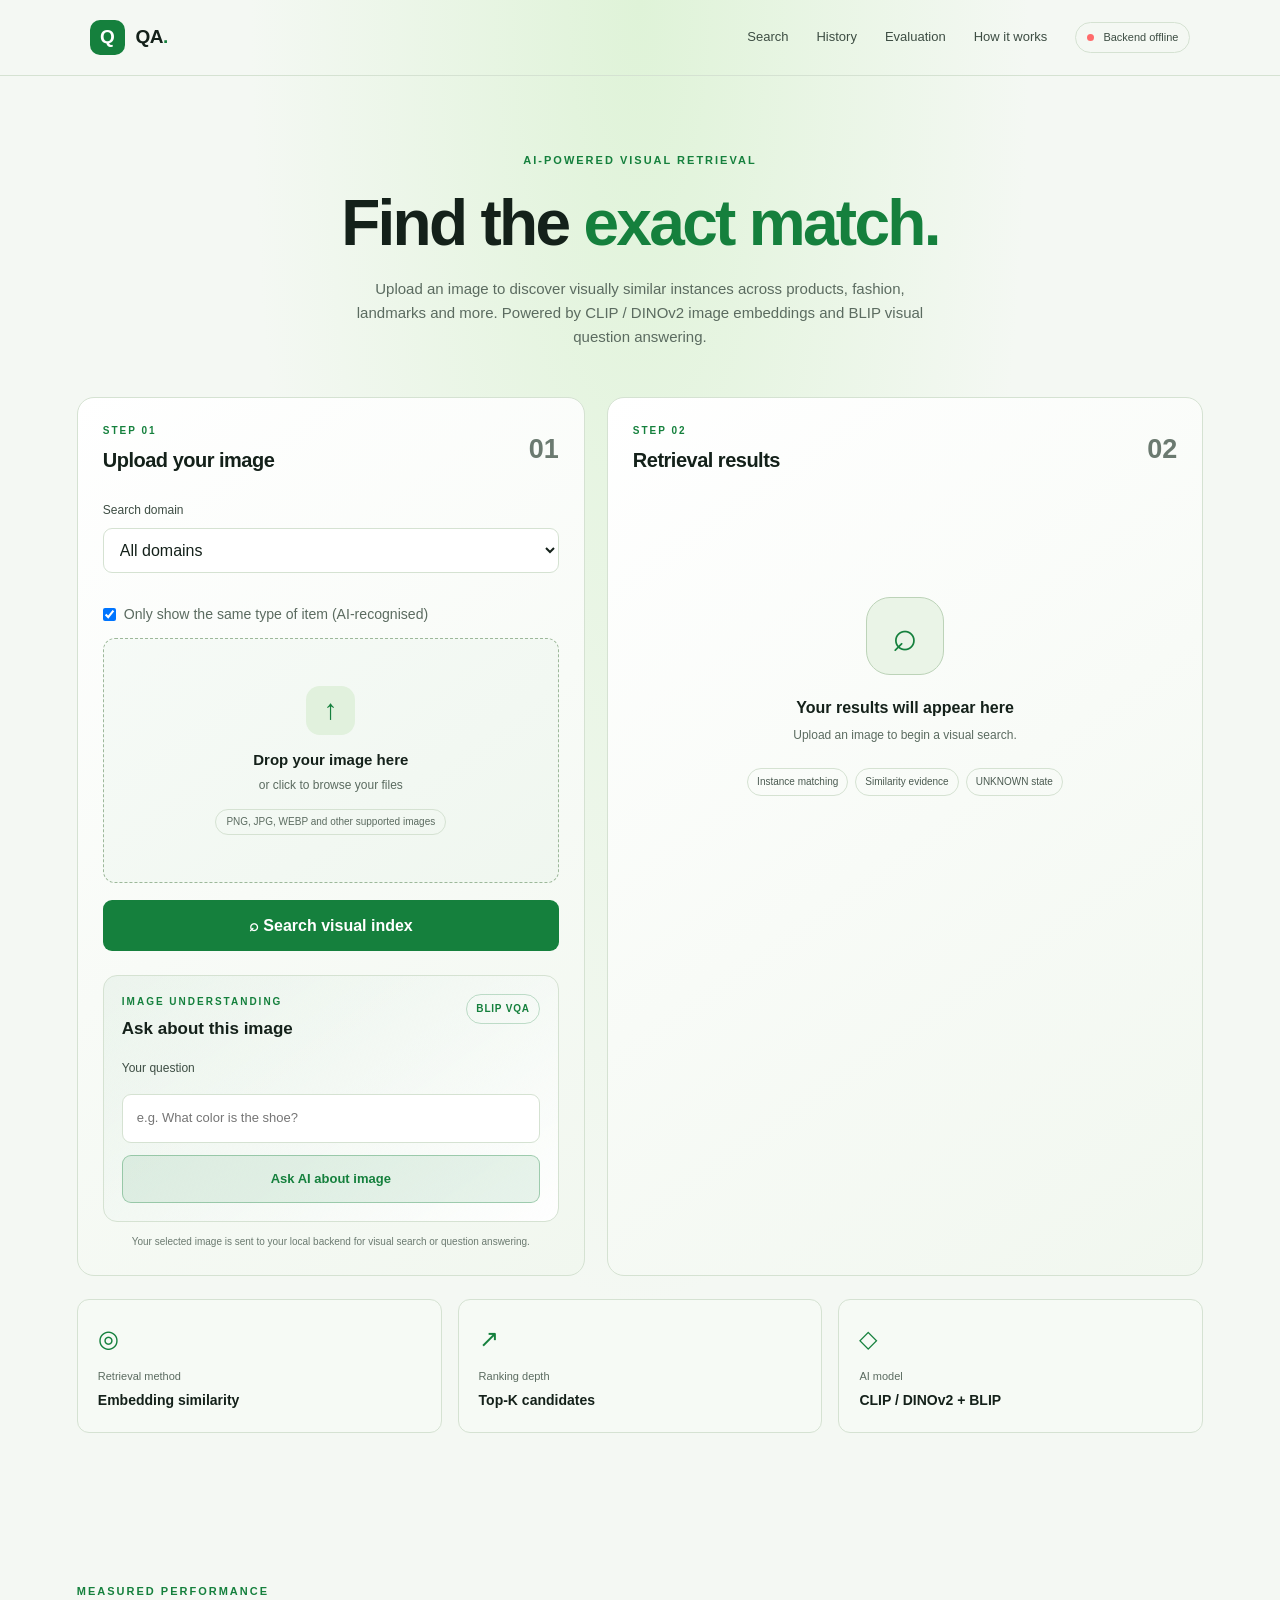
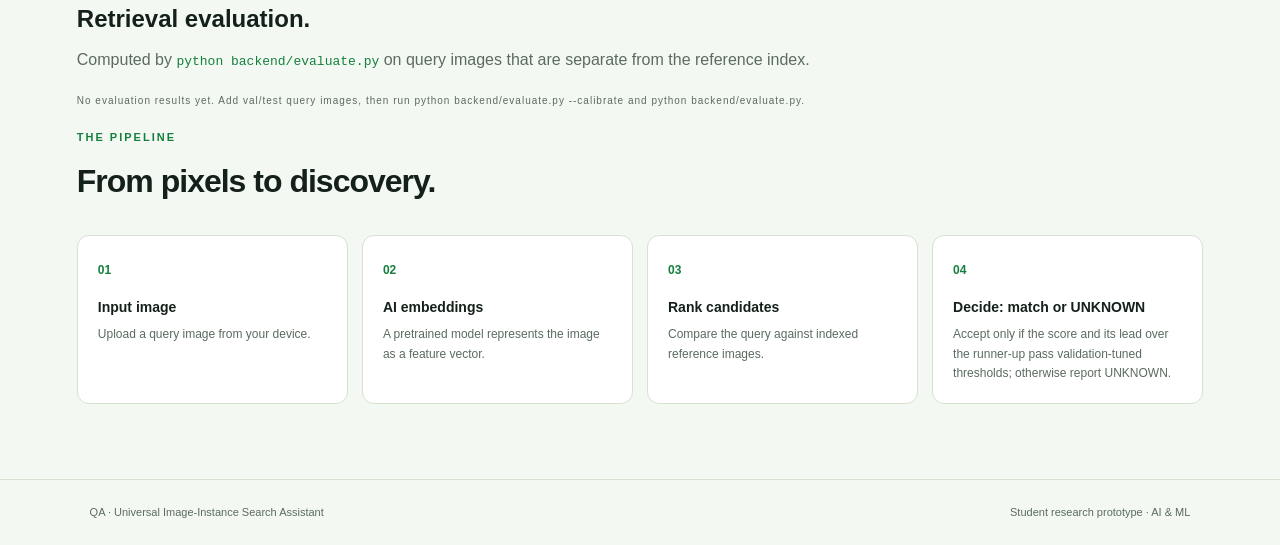
<file: index.html>
<!DOCTYPE html>
<html lang="en">
<head>
    <meta charset="UTF-8">
    <meta name="viewport" content="width=device-width, initial-scale=1.0">
    <meta name="theme-color" content="#f4f8f3">
    <title>QA | Universal Visual Search</title>
    <link rel="stylesheet" href="style.css">
</head>
<body>

    <header class="navbar">
        <a href="#" class="brand">
            <span class="brand-icon">Q</span>
            <span>QA<span class="green">.</span></span>
        </a>

        <nav>
            <a href="#search">Search</a>
            <a href="history.html">History</a>
            <a href="#evaluation">Evaluation</a>
            <a href="#how-it-works">How it works</a>
            <span class="status" id="backendStatus">
                <span class="dot"></span> Checking backend...
            </span>
        </nav>
    </header>

    <main>
        <section class="hero">
            <p class="eyebrow">AI-POWERED VISUAL RETRIEVAL</p>
            <h1>Find the <span class="green">exact match.</span></h1>
            <p class="hero-description">
                Upload an image to discover visually similar instances
                across products, fashion, landmarks and more.
                Powered by CLIP / DINOv2 image embeddings and BLIP visual question answering.
            </p>
        </section>

        <section class="search-layout" id="search">

            <div class="panel upload-panel">
                <div class="section-heading">
                    <div>
                        <p class="step">STEP 01</p>
                        <h2>Upload your image</h2>
                    </div>
                    <span class="number">01</span>
                </div>

                <label for="domain">Search domain</label>
                <select id="domain">
                    <option value="all">All domains</option>
                    <option value="fashion">Fashion</option>
                    <option value="products">Products</option>
                    <option value="landmarks">Landmarks &amp; buildings</option>
                    <option value="artwork">Artwork &amp; illustrations</option>
                </select>

                <label class="category-toggle">
                    <input type="checkbox" id="categoryFilter" checked>
                    Only show the same type of item (AI-recognised)
                </label>

                <div class="upload-area" id="dropArea">
                    <input
                        type="file"
                        id="imageInput"
                        accept="image/*"
                        hidden
                    >

                    <div id="uploadPrompt">
                        <div class="upload-icon">↑</div>
                        <h3>Drop your image here</h3>
                        <p>or click to browse your files</p>
                        <span class="file-note">PNG, JPG, WEBP and other supported images</span>
                    </div>

                    <div id="previewContainer" hidden>
                        <img id="imagePreview" alt="Uploaded image preview">
                        <p id="selectedFileName" class="selected-file-name"></p>
                        <button
                            type="button"
                            id="removeImage"
                            class="remove-button"
                        >
                            Remove image
                        </button>
                    </div>
                </div>

                <button type="button" id="searchButton" class="primary-button">
                    <span>⌕</span> Search visual index
                </button>

                <div class="vqa-box">
                    <div class="vqa-heading">
                        <div>
                            <p class="step">IMAGE UNDERSTANDING</p>
                            <h3>Ask about this image</h3>
                        </div>
                        <span class="vqa-tag">BLIP VQA</span>
                    </div>

                    <label for="questionInput">Your question</label>
                    <input
                        type="text"
                        id="questionInput"
                        maxlength="500"
                        placeholder="e.g. What color is the shoe?"
                        autocomplete="off"
                    >

                    <button type="button" id="askButton" class="secondary-button">
                        Ask AI about image
                    </button>

                    <div id="answerBox" class="answer-box" role="status" aria-live="polite" hidden>
                        <p class="answer-label">AI ANSWER</p>
                        <p id="answerText"></p>
                        <p id="answerMeta" class="answer-meta"></p>
                    </div>
                </div>

                <p class="privacy-note">
                    Your selected image is sent to your local backend for visual search
                    or question answering.
                </p>
            </div>

            <div class="panel results-panel">
                <div class="section-heading">
                    <div>
                        <p class="step">STEP 02</p>
                        <h2>Retrieval results</h2>
                    </div>
                    <span class="number">02</span>
                </div>

                <div id="emptyState" class="empty-state">
                    <div class="search-illustration">⌕</div>
                    <h3>Your results will appear here</h3>
                    <p>Upload an image to begin a visual search.</p>

                    <div class="empty-tags">
                        <span>Instance matching</span>
                        <span>Similarity evidence</span>
                        <span>UNKNOWN state</span>
                    </div>
                </div>

                <div id="resultsContent" hidden>
                    <div class="result-summary">
                        <div>
                            <p class="muted">SEARCH STATUS</p>
                            <h3 id="resultTitle">Waiting for search</h3>
                        </div>
                        <span class="demo-badge" id="resultBadge">
                            LIVE RESULTS
                        </span>
                    </div>

                    <div id="decisionBanner" class="decision-banner" hidden>
                        <p id="decisionLabel" class="decision-label"></p>
                        <p id="categoryLine" class="category-line"></p>
                        <p id="decisionReason" class="decision-reason"></p>
                        <div id="evidenceRow" class="evidence-row"></div>
                    </div>

                    <h4 id="candidatesHeading" class="candidates-heading"></h4>

                    <div
                        id="resultMessage"
                        class="result-message"
                        role="status"
                        aria-live="polite"
                    ></div>

                    <div id="resultsGrid" class="results-grid"></div>
                </div>
            </div>
        </section>

        <section class="metrics">
            <div class="metric-card">
                <span class="metric-icon">◎</span>
                <p>Retrieval method</p>
                <h3>Embedding similarity</h3>
            </div>

            <div class="metric-card">
                <span class="metric-icon">↗</span>
                <p>Ranking depth</p>
                <h3>Top-K candidates</h3>
            </div>

            <div class="metric-card">
                <span class="metric-icon">◇</span>
                <p>AI model</p>
                <h3>CLIP / DINOv2 + BLIP</h3>
            </div>
        </section>

        <section class="eval-section" id="evaluation">
            <p class="eyebrow">MEASURED PERFORMANCE</p>
            <h2>Retrieval evaluation.</h2>
            <p class="eval-intro">
                Computed by <code>python backend/evaluate.py</code> on query images
                that are separate from the reference index.
            </p>
            <div id="evalContent" class="eval-content">
                <p class="muted">Loading evaluation results...</p>
            </div>
        </section>

        <section class="how-section" id="how-it-works">
            <p class="eyebrow">THE PIPELINE</p>
            <h2>From pixels to discovery.</h2>

            <div class="pipeline">
                <article>
                    <span>01</span>
                    <h3>Input image</h3>
                    <p>Upload a query image from your device.</p>
                </article>

                <article>
                    <span>02</span>
                    <h3>AI embeddings</h3>
                    <p>A pretrained model represents the image as a feature vector.</p>
                </article>

                <article>
                    <span>03</span>
                    <h3>Rank candidates</h3>
                    <p>Compare the query against indexed reference images.</p>
                </article>

                <article>
                    <span>04</span>
                    <h3>Decide: match or UNKNOWN</h3>
                    <p>Accept only if the score and its lead over the runner-up pass validation-tuned thresholds; otherwise report UNKNOWN.</p>
                </article>
            </div>
        </section>
    </main>

    <footer>
        <p>QA · Universal Image-Instance Search Assistant</p>
        <p>Student research prototype · AI &amp; ML</p>
    </footer>

    <script src="config.js"></script>
    <script src="history-store.js"></script>
    <script src="script.js"></script>
</body>
</html>
</file>
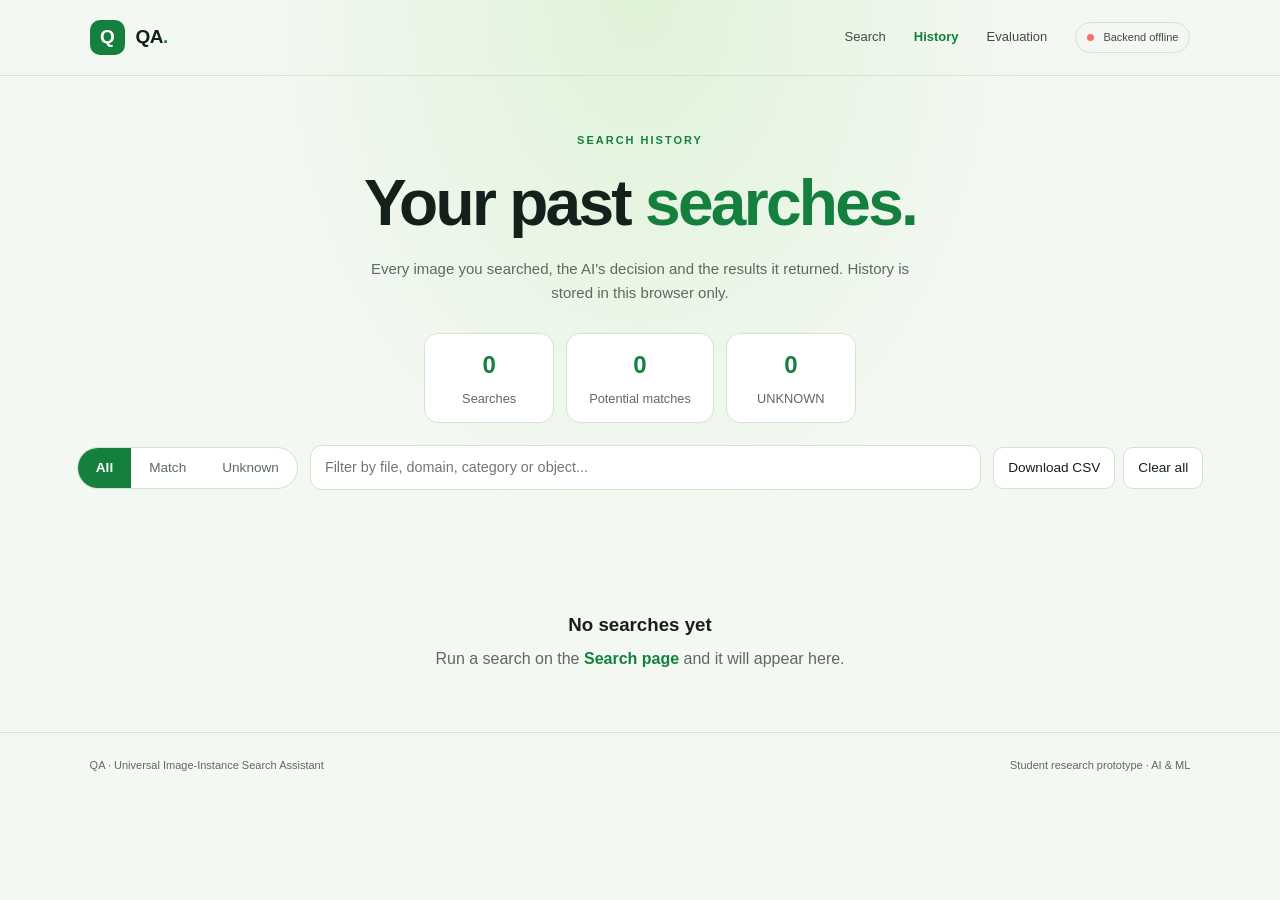
<file: history.html>
<!DOCTYPE html>
<html lang="en">
<head>
    <meta charset="UTF-8">
    <meta name="viewport" content="width=device-width, initial-scale=1.0">
    <meta name="theme-color" content="#f4f8f3">
    <title>QA | Search history</title>
    <link rel="stylesheet" href="style.css">
</head>
<body>

    <header class="navbar">
        <a href="index.html" class="brand">
            <span class="brand-icon">Q</span>
            <span>QA<span class="green">.</span></span>
        </a>

        <nav>
            <a href="index.html#search">Search</a>
            <a href="history.html" class="nav-active">History</a>
            <a href="index.html#evaluation">Evaluation</a>
            <span class="status" id="backendStatus">
                <span class="dot"></span> Checking backend...
            </span>
        </nav>
    </header>

    <main>
        <section class="hero hero-small">
            <p class="eyebrow">SEARCH HISTORY</p>
            <h1>Your past <span class="green">searches.</span></h1>
            <p class="hero-description">
                Every image you searched, the AI's decision and the results it returned.
                History is stored in this browser only.
            </p>
        </section>

        <section class="history-summary" id="historySummary"></section>

        <section class="history-toolbar">
            <div class="segmented" id="filterButtons">
                <button type="button" class="seg active" data-filter="all">All</button>
                <button type="button" class="seg" data-filter="MATCH">Match</button>
                <button type="button" class="seg" data-filter="UNKNOWN">Unknown</button>
            </div>
            <input type="search" id="historySearch" class="history-search"
                   placeholder="Filter by file, domain, category or object...">
            <div class="toolbar-actions">
                <button type="button" class="ghost-button" id="downloadCsv">Download CSV</button>
                <button type="button" class="ghost-button danger" id="clearHistory">Clear all</button>
            </div>
        </section>

        <section id="historyList" class="history-list"></section>
        <div id="historyEmpty" class="history-empty" hidden>
            <h3>No searches yet</h3>
            <p>Run a search on the <a href="index.html#search">Search page</a> and it will appear here.</p>
        </div>
    </main>

    <footer>
        <p>QA · Universal Image-Instance Search Assistant</p>
        <p>Student research prototype · AI &amp; ML</p>
    </footer>

    <script src="config.js"></script>
    <script src="history-store.js"></script>
    <script src="history.js"></script>
</body>
</html>
</file>
<file: style.css>
:root {
    --background: #f4f8f3;
    --panel: #ffffff;
    --panel-light: #f0f6ee;
    --border: #d5e2d2;
    --green: #15803d;
    --text: #14211a;
    --muted: #5b6b60;
}

* {
    margin: 0;
    padding: 0;
    box-sizing: border-box;
}

html {
    scroll-behavior: smooth;
    scroll-padding-top: 25px;
}

body {
    font-family: Inter, "Segoe UI", Arial, sans-serif;
    background:
        radial-gradient(ellipse at 50% 0%, #dff3d8 0%, transparent 43%),
        var(--background);
    color: var(--text);
    min-height: 100vh;
    line-height: 1.6;
}

a {
    color: inherit;
    text-decoration: none;
}

button,
input,
select {
    font: inherit;
}

button {
    cursor: pointer;
}

button:focus-visible,
a:focus-visible,
select:focus-visible {
    outline: 2px solid var(--green);
    outline-offset: 4px;
}

.navbar {
    min-height: 76px;
    padding: 14px 7%;
    border-bottom: 1px solid #d5e2d2;
    display: flex;
    align-items: center;
    justify-content: space-between;
    gap: 20px;
}

.brand {
    display: flex;
    align-items: center;
    gap: 11px;
    font-size: 19px;
    font-weight: 750;
    letter-spacing: -0.5px;
}

.brand-icon {
    width: 35px;
    height: 35px;
    display: grid;
    place-items: center;
    border-radius: 10px;
    background: var(--green);
    color: #ffffff;
    font-weight: 900;
}

.green {
    color: var(--green);
}

nav {
    display: flex;
    align-items: center;
    gap: 28px;
    font-size: 13px;
    color: #3d4d43;
}

nav a {
    transition: color 0.2s ease;
}

nav a:hover {
    color: var(--green);
}

.status {
    border: 1px solid var(--border);
    padding: 6px 11px;
    border-radius: 30px;
    font-size: 11px;
    white-space: nowrap;
}

.dot {
    display: inline-block;
    height: 7px;
    width: 7px;
    border-radius: 50%;
    background: #f3c66c;
    margin-right: 6px;
}

.status.connected .dot {
    background: var(--green);
    box-shadow: 0 0 8px #15803d60;
}

.status.disconnected .dot {
    background: #ff6b6b;
}

main {
    width: min(1180px, 88%);
    margin: auto;
}

.hero {
    text-align: center;
    padding: 76px 0 48px;
}

.eyebrow,
.step {
    color: var(--green);
    font-size: 11px;
    font-weight: 750;
    letter-spacing: 2px;
}

.hero h1 {
    font-size: clamp(36px, 5.5vw, 64px);
    letter-spacing: -2.7px;
    line-height: 1.15;
    margin: 17px 0;
}

.hero-description {
    color: var(--muted);
    max-width: 570px;
    margin: auto;
    font-size: 15px;
}

.search-layout {
    display: grid;
    grid-template-columns: 0.92fr 1.08fr;
    gap: 22px;
    align-items: stretch;
}

.panel {
    background: linear-gradient(145deg, #ffffff, #f1f7ef);
    border: 1px solid var(--border);
    border-radius: 17px;
    padding: 25px;
    min-width: 0;
}

.section-heading {
    display: flex;
    justify-content: space-between;
    align-items: center;
    gap: 12px;
    margin-bottom: 25px;
}

.step {
    font-size: 10px;
    margin-bottom: 5px;
}

.section-heading h2 {
    font-size: 20px;
    letter-spacing: -0.5px;
}

.number {
    color: #6b7a70;
    font-size: 27px;
    font-weight: 750;
}

label {
    display: block;
    font-size: 12px;
    color: #3d4d43;
    margin-bottom: 8px;
}

select {
    width: 100%;
    background: #ffffff;
    color: var(--text);
    border: 1px solid var(--border);
    border-radius: 9px;
    padding: 12px;
    margin-bottom: 18px;
    outline: none;
}

select:focus {
    border-color: var(--green);
}

.upload-area {
    min-height: 245px;
    border: 1px dashed #9db89a;
    border-radius: 12px;
    background: rgba(21, 128, 61, 0.025);
    display: grid;
    place-items: center;
    text-align: center;
    padding: 18px;
    transition: 0.2s ease;
    cursor: pointer;
}

.upload-area:hover,
.upload-area.dragging {
    border-color: var(--green);
    background: rgba(21, 128, 61, 0.07);
}

.upload-icon {
    width: 49px;
    height: 49px;
    display: grid;
    place-items: center;
    margin: 0 auto 13px;
    border-radius: 14px;
    background: #e1f1dd;
    color: var(--green);
    font-size: 28px;
}

.upload-area h3 {
    font-size: 15px;
    margin-bottom: 4px;
}

.upload-area p,
.file-note {
    color: var(--muted);
    font-size: 12px;
}

.file-note {
    display: inline-block;
    margin-top: 14px;
    padding: 4px 10px;
    border-radius: 20px;
    border: 1px solid var(--border);
    font-size: 10px;
}

#previewContainer {
    width: 100%;
}

#imagePreview {
    max-width: 100%;
    max-height: 260px;
    object-fit: contain;
    display: block;
    margin: auto;
    border-radius: 8px;
}

.selected-file-name {
    max-width: 100%;
    overflow-wrap: anywhere;
    margin-top: 10px;
}

.remove-button {
    margin-top: 12px;
    border: 1px solid var(--border);
    background: #eef5ec;
    color: #20302a;
    border-radius: 7px;
    padding: 6px 12px;
    font-size: 12px;
    transition: 0.2s ease;
}

.remove-button:hover {
    border-color: var(--green);
    color: var(--green);
}

.primary-button {
    width: 100%;
    margin-top: 17px;
    padding: 13px;
    border: none;
    border-radius: 9px;
    background: var(--green);
    color: #ffffff;
    font-weight: 750;
    transition: 0.2s ease;
}

.primary-button:hover {
    background: #16a34a;
    transform: translateY(-1px);
    box-shadow: 0 5px 25px #15803d20;
}

.primary-button:disabled {
    opacity: 0.6;
    cursor: wait;
    transform: none;
    box-shadow: none;
}

.privacy-note {
    margin-top: 12px;
    text-align: center;
    color: #6b7a70;
    font-size: 10px;
}

.results-panel {
    min-height: 530px;
}

.empty-state {
    min-height: 390px;
    display: flex;
    flex-direction: column;
    align-items: center;
    justify-content: center;
    text-align: center;
}

.search-illustration {
    width: 78px;
    height: 78px;
    display: grid;
    place-items: center;
    border: 1px solid #bcd3b8;
    background: #eaf4e7;
    border-radius: 24px;
    color: var(--green);
    font-size: 43px;
    margin-bottom: 20px;
}

.empty-state h3 {
    font-size: 16px;
    margin-bottom: 6px;
}

.empty-state > p {
    color: var(--muted);
    font-size: 12px;
    max-width: 280px;
}

.empty-tags {
    display: flex;
    justify-content: center;
    flex-wrap: wrap;
    gap: 7px;
    margin-top: 22px;
}

.empty-tags span {
    font-size: 10px;
    color: #4a5a50;
    border: 1px solid var(--border);
    padding: 5px 9px;
    border-radius: 20px;
}

.result-summary {
    display: flex;
    align-items: center;
    justify-content: space-between;
    gap: 10px;
    margin-bottom: 17px;
}

.muted {
    color: var(--muted);
    font-size: 10px;
    letter-spacing: 1px;
}

.result-summary h3 {
    font-size: 17px;
    overflow-wrap: anywhere;
}

.demo-badge {
    color: var(--green);
    border: 1px solid #a9cfa3;
    background: #e4f3e0;
    border-radius: 6px;
    padding: 5px 7px;
    font-size: 9px;
    font-weight: 750;
    white-space: nowrap;
}

.result-message {
    padding: 11px;
    border: 1px solid var(--border);
    background: var(--panel-light);
    color: #3d4d43;
    border-radius: 8px;
    font-size: 11px;
    line-height: 1.6;
    overflow-wrap: anywhere;
    margin-bottom: 15px;
}

.results-grid {
    display: grid;
    grid-template-columns: repeat(2, minmax(0, 1fr));
    gap: 12px;
}

.result-card {
    min-width: 0;
    border: 1px solid var(--border);
    border-radius: 10px;
    overflow: hidden;
    background: #eef3ec;
    transition: transform 0.2s ease, border-color 0.2s ease;
}

.result-card:hover {
    transform: translateY(-3px);
    border-color: #7fb07a;
}

.result-card img {
    width: 100%;
    height: 170px;
    object-fit: contain;
    padding: 8px;
    display: block;
    background: #f6faf5;
}

.result-info {
    padding: 12px;
}

.result-info h4 {
    font-size: 12px;
    margin-bottom: 5px;
    overflow-wrap: anywhere;
}

.result-info p {
    color: var(--muted);
    font-size: 10px;
}

.demo-score {
    display: inline-block;
    margin-top: 9px;
    color: var(--green);
    font-size: 10px;
}

.metrics {
    display: grid;
    grid-template-columns: repeat(3, minmax(0, 1fr));
    gap: 16px;
    margin: 23px 0 90px;
}

.metric-card {
    background: #f6faf5;
    border: 1px solid var(--border);
    padding: 20px;
    border-radius: 12px;
}

.metric-icon {
    color: var(--green);
    font-size: 24px;
}

.metric-card p {
    color: var(--muted);
    font-size: 11px;
    margin-top: 9px;
}

.metric-card h3 {
    font-size: 14px;
    margin-top: 4px;
}

.how-section {
    padding-bottom: 75px;
}

.how-section > h2 {
    font-size: 32px;
    letter-spacing: -1px;
    margin: 10px 0 28px;
}

.pipeline {
    display: grid;
    grid-template-columns: repeat(4, minmax(0, 1fr));
    gap: 14px;
}

.pipeline article {
    border: 1px solid var(--border);
    background: #ffffff;
    border-radius: 12px;
    padding: 20px;
}

.pipeline article > span {
    color: var(--green);
    font-size: 12px;
    font-weight: 750;
}

.pipeline h3 {
    font-size: 14px;
    margin: 14px 0 7px;
}

.pipeline p {
    color: var(--muted);
    font-size: 12px;
}

footer {
    border-top: 1px solid #d5e2d2;
    padding: 24px 7%;
    display: flex;
    justify-content: space-between;
    gap: 15px;
    color: var(--muted);
    font-size: 11px;
}

[hidden] {
    display: none !important;
}

@media (max-width: 850px) {
    .search-layout {
        grid-template-columns: 1fr;
    }

    .pipeline {
        grid-template-columns: repeat(2, minmax(0, 1fr));
    }

    .metrics {
        margin-bottom: 60px;
    }
}

@media (max-width: 560px) {
    .navbar {
        padding: 14px 5%;
        flex-wrap: wrap;
    }

    nav {
        gap: 12px;
        flex-wrap: wrap;
    }

    nav a {
        display: none;
    }

    main {
        width: 92%;
    }

    .hero {
        padding: 55px 0 35px;
    }

    .hero h1 {
        letter-spacing: -1.5px;
    }

    .hero-description {
        font-size: 13px;
    }

    .panel {
        padding: 17px;
    }

    .results-grid {
        grid-template-columns: repeat(2, minmax(0, 1fr));
    }

    .result-summary {
        align-items: flex-start;
        flex-wrap: wrap;
    }

    .metrics {
        grid-template-columns: 1fr;
    }

    .pipeline {
        grid-template-columns: 1fr;
    }

    .how-section > h2 {
        font-size: 27px;
    }

    footer {
        flex-direction: column;
    }
}


/* Visual question answering */
.vqa-box {
    margin-top: 24px;
    padding: 18px;
    border: 1px solid var(--border);
    border-radius: 14px;
    background: linear-gradient(145deg, rgba(21, 128, 61, 0.055), rgba(255, 255, 255, 0.95));
}

.vqa-heading {
    display: flex;
    align-items: flex-start;
    justify-content: space-between;
    gap: 12px;
    margin-bottom: 16px;
}

.vqa-heading h3 {
    margin: 4px 0 0;
    font-size: 17px;
}

.vqa-tag {
    flex-shrink: 0;
    padding: 6px 9px;
    border: 1px solid rgba(21, 128, 61, 0.25);
    border-radius: 999px;
    color: var(--green);
    font-size: 10px;
    font-weight: 750;
    letter-spacing: 0.08em;
}

.vqa-box input {
    width: 100%;
    margin: 8px 0 12px;
    padding: 13px 14px;
    border: 1px solid var(--border);
    border-radius: 9px;
    outline: none;
    background: #ffffff;
    color: var(--text);
    font: inherit;
    font-size: 13px;
    box-sizing: border-box;
}

.vqa-box input:focus {
    border-color: var(--green);
    box-shadow: 0 0 0 3px rgba(21, 128, 61, 0.08);
}

.secondary-button {
    width: 100%;
    padding: 13px 16px;
    border: 1px solid rgba(21, 128, 61, 0.35);
    border-radius: 9px;
    background: rgba(21, 128, 61, 0.09);
    color: var(--green);
    font: inherit;
    font-size: 13px;
    font-weight: 750;
    cursor: pointer;
    transition: background 160ms ease, border-color 160ms ease, transform 160ms ease;
}

.secondary-button:hover:not(:disabled) {
    background: rgba(21, 128, 61, 0.15);
    border-color: var(--green);
    transform: translateY(-1px);
}

.secondary-button:disabled {
    cursor: wait;
    opacity: 0.65;
}

.answer-box {
    margin-top: 14px;
    padding: 14px;
    border: 1px solid #c5d8c1;
    border-radius: 10px;
    background: rgba(255, 255, 255, 0.85);
}

.answer-label {
    margin: 0 0 7px;
    color: var(--green);
    font-size: 10px;
    font-weight: 800;
    letter-spacing: 0.12em;
}

#answerText {
    margin: 0;
    color: var(--text);
    font-size: 14px;
    line-height: 1.6;
    overflow-wrap: anywhere;
}

.answer-meta {
    margin: 9px 0 0;
    color: var(--muted);
    font-size: 11px;
    line-height: 1.5;
}

/* ===== UNKNOWN state, evidence and evaluation (added) ===== */
.decision-banner {
    border: 1px solid var(--border);
    border-left-width: 5px;
    border-radius: 14px;
    padding: 16px 18px;
    margin: 0 0 16px;
    background: var(--panel-light);
}
.decision-banner[hidden] { display: none; }
.decision-match { border-color: var(--green); }
.decision-unknown { border-color: #f59e0b; }
.decision-label { font-weight: 800; letter-spacing: 0.06em; font-size: 0.95rem; }
.decision-match .decision-label { color: var(--green); }
.decision-unknown .decision-label { color: #b45309; }
.decision-reason { margin-top: 6px; color: var(--text); font-size: 0.92rem; line-height: 1.5; }

.evidence-row { display: flex; flex-wrap: wrap; gap: 8px; margin-top: 12px; }
.evidence-chip {
    display: flex; flex-direction: column; gap: 2px;
    background: var(--panel); border: 1px solid var(--border);
    border-radius: 10px; padding: 8px 12px; font-size: 0.78rem;
}
.evidence-chip span { color: var(--muted); }
.evidence-chip strong { color: var(--text); font-size: 0.85rem; }

.candidates-heading { margin: 4px 0 12px; color: var(--muted); font-size: 0.9rem; font-weight: 600; }
.candidates-heading:empty { display: none; }

.compare { display: grid; grid-template-columns: 1fr 1fr; gap: 6px; }
.compare figure { margin: 0; }
.compare img { width: 100%; height: 150px; object-fit: cover; border-radius: 10px; display: block; }
.compare figcaption { color: var(--muted); font-size: 0.72rem; text-align: center; margin-top: 4px; }
.result-card.top-match { border-color: var(--green); }
.result-card.top-unconfirmed { border-color: #f59e0b; border-style: dashed; }
.score-bar { height: 6px; border-radius: 6px; background: var(--border); margin-top: 8px; overflow: hidden; }
.score-bar div { height: 100%; background: var(--green); }

.eval-section { padding: 60px 0 20px; }
.eval-intro { color: var(--muted); margin: 8px 0 20px; }
.eval-intro code { color: var(--green); }
.eval-content h3 { margin: 26px 0 10px; font-size: 1.05rem; }
.eval-meta { color: var(--muted); font-size: 0.88rem; }
.eval-warning { color: #b45309; font-size: 0.88rem; margin-top: 10px; }
.table-wrap { overflow-x: auto; }
.eval-table { width: 100%; border-collapse: collapse; font-size: 0.9rem; }
.eval-table th, .eval-table td { text-align: left; padding: 9px 12px; border-bottom: 1px solid var(--border); }
.eval-table th { color: var(--muted); font-weight: 600; }

.category-toggle { display: flex; align-items: center; gap: 8px; margin: 12px 0; font-size: 0.88rem; color: var(--muted); }
.category-line { margin-top: 6px; font-weight: 600; color: var(--text); font-size: 0.92rem; }
.category-line:empty { display: none; }

.hero-card, .upload-card, .result-card, .eval-table, .decision-banner { box-shadow: 0 2px 12px rgba(20, 50, 30, 0.07); }

/* ===== History page (added) ===== */
.nav-active { color: var(--green); font-weight: 700; }
.hero-small { padding: 56px 0 28px; }
.history-summary { display: flex; gap: 12px; flex-wrap: wrap; justify-content: center; margin-bottom: 22px; }
.summary-chip { background: var(--panel); border: 1px solid var(--border); border-radius: 14px; padding: 12px 22px; text-align: center; min-width: 130px; }
.summary-chip strong { display: block; font-size: 1.5rem; color: var(--green); }
.summary-chip span { color: var(--muted); font-size: 0.8rem; }
.history-toolbar { display: flex; flex-wrap: wrap; gap: 12px; align-items: center; margin-bottom: 20px; }
.segmented { display: inline-flex; border: 1px solid var(--border); border-radius: 999px; overflow: hidden; background: var(--panel); }
.seg { border: 0; background: transparent; padding: 9px 18px; font: inherit; font-size: 0.85rem; color: var(--muted); cursor: pointer; }
.seg.active { background: var(--green); color: #fff; font-weight: 700; }
.history-search { flex: 1; min-width: 200px; padding: 10px 14px; border: 1px solid var(--border); border-radius: 12px; background: #fff; font: inherit; font-size: 0.9rem; color: var(--text); }
.toolbar-actions { display: flex; gap: 8px; }
.ghost-button { border: 1px solid var(--border); background: var(--panel); border-radius: 10px; padding: 9px 14px; font: inherit; font-size: 0.85rem; color: var(--text); cursor: pointer; }
.ghost-button:hover { border-color: var(--green); }
.ghost-button.danger:hover { border-color: #dc2626; color: #dc2626; }
.history-list { display: flex; flex-direction: column; gap: 16px; margin-bottom: 40px; }
.history-card { display: grid; grid-template-columns: 130px 1fr; gap: 18px; background: var(--panel); border: 1px solid var(--border); border-left: 5px solid var(--green); border-radius: 16px; padding: 16px; box-shadow: 0 2px 12px rgba(20, 50, 30, 0.07); }
.history-card.is-unknown { border-left-color: #f59e0b; }
.h-thumb { width: 130px; height: 130px; object-fit: cover; border-radius: 12px; background: #eef3ec; }
.h-head { display: flex; justify-content: space-between; gap: 10px; }
.h-title { font-size: 1rem; word-break: break-all; }
.h-time { color: var(--muted); font-size: 0.78rem; margin-top: 2px; }
.h-delete { border: 0; background: transparent; font-size: 1.4rem; line-height: 1; color: var(--muted); cursor: pointer; }
.h-delete:hover { color: #dc2626; }
.h-badges { display: flex; flex-wrap: wrap; gap: 6px; margin: 8px 0; }
.badge { font-size: 0.72rem; font-weight: 800; letter-spacing: 0.05em; padding: 4px 10px; border-radius: 999px; }
.badge-match { background: #dcfce7; color: #15803d; }
.badge-unknown { background: #fef3c7; color: #b45309; }
.chip { font-size: 0.75rem; padding: 4px 10px; border-radius: 999px; background: var(--panel-light); border: 1px solid var(--border); color: var(--text); }
.h-reason { font-size: 0.88rem; line-height: 1.45; }
.h-evidence { font-size: 0.8rem; color: var(--muted); margin: 4px 0 10px; }
.h-results { display: flex; gap: 10px; overflow-x: auto; padding-bottom: 4px; }
.h-result { flex: 0 0 96px; margin: 0; text-align: center; }
.h-result img { width: 96px; height: 96px; object-fit: cover; border-radius: 10px; background: #eef3ec; display: block; }
.h-result figcaption { font-size: 0.72rem; margin-top: 4px; font-weight: 600; word-break: break-all; }
.h-result small { color: var(--muted); font-size: 0.72rem; }
.history-empty { text-align: center; padding: 60px 0; color: var(--muted); }
.history-empty h3 { color: var(--text); margin-bottom: 6px; }
.history-empty a { color: var(--green); font-weight: 700; }
@media (max-width: 640px) { .history-card { grid-template-columns: 1fr; } .h-thumb { width: 100%; height: 180px; } }
</file>
